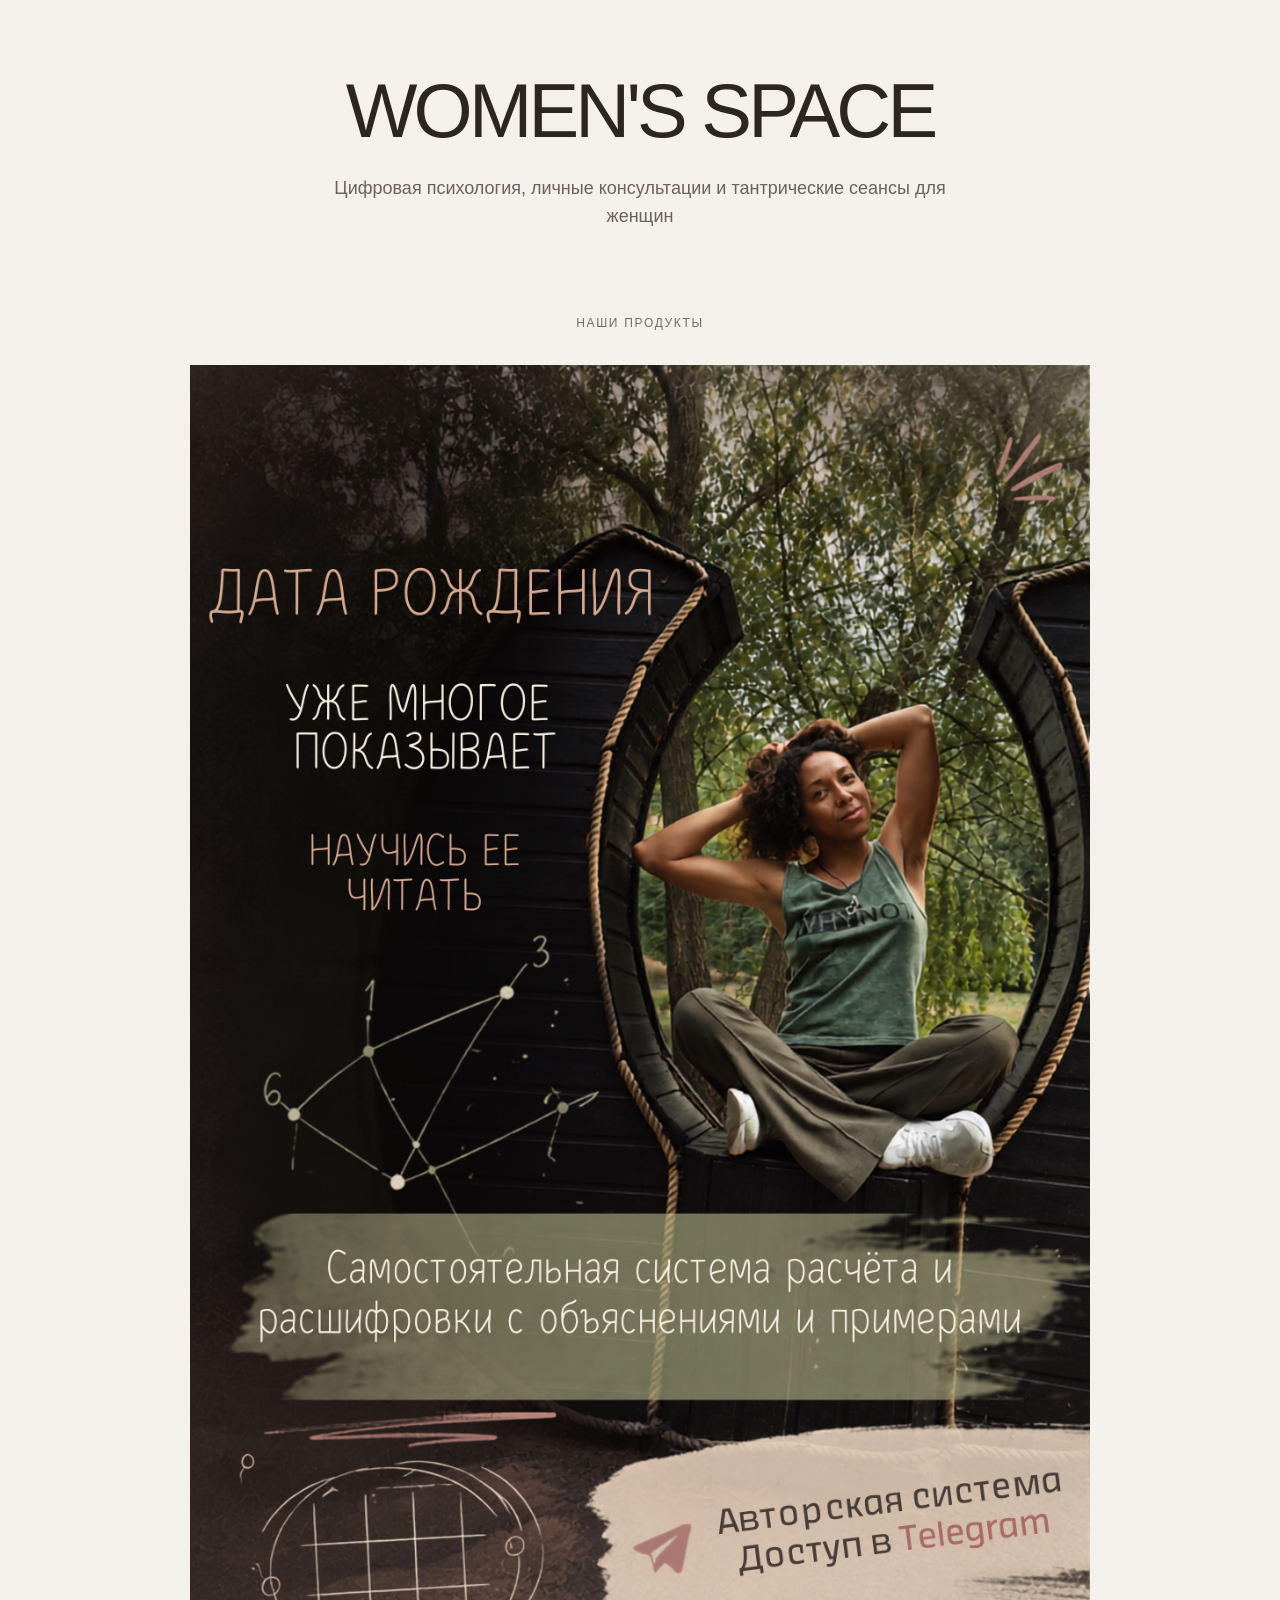
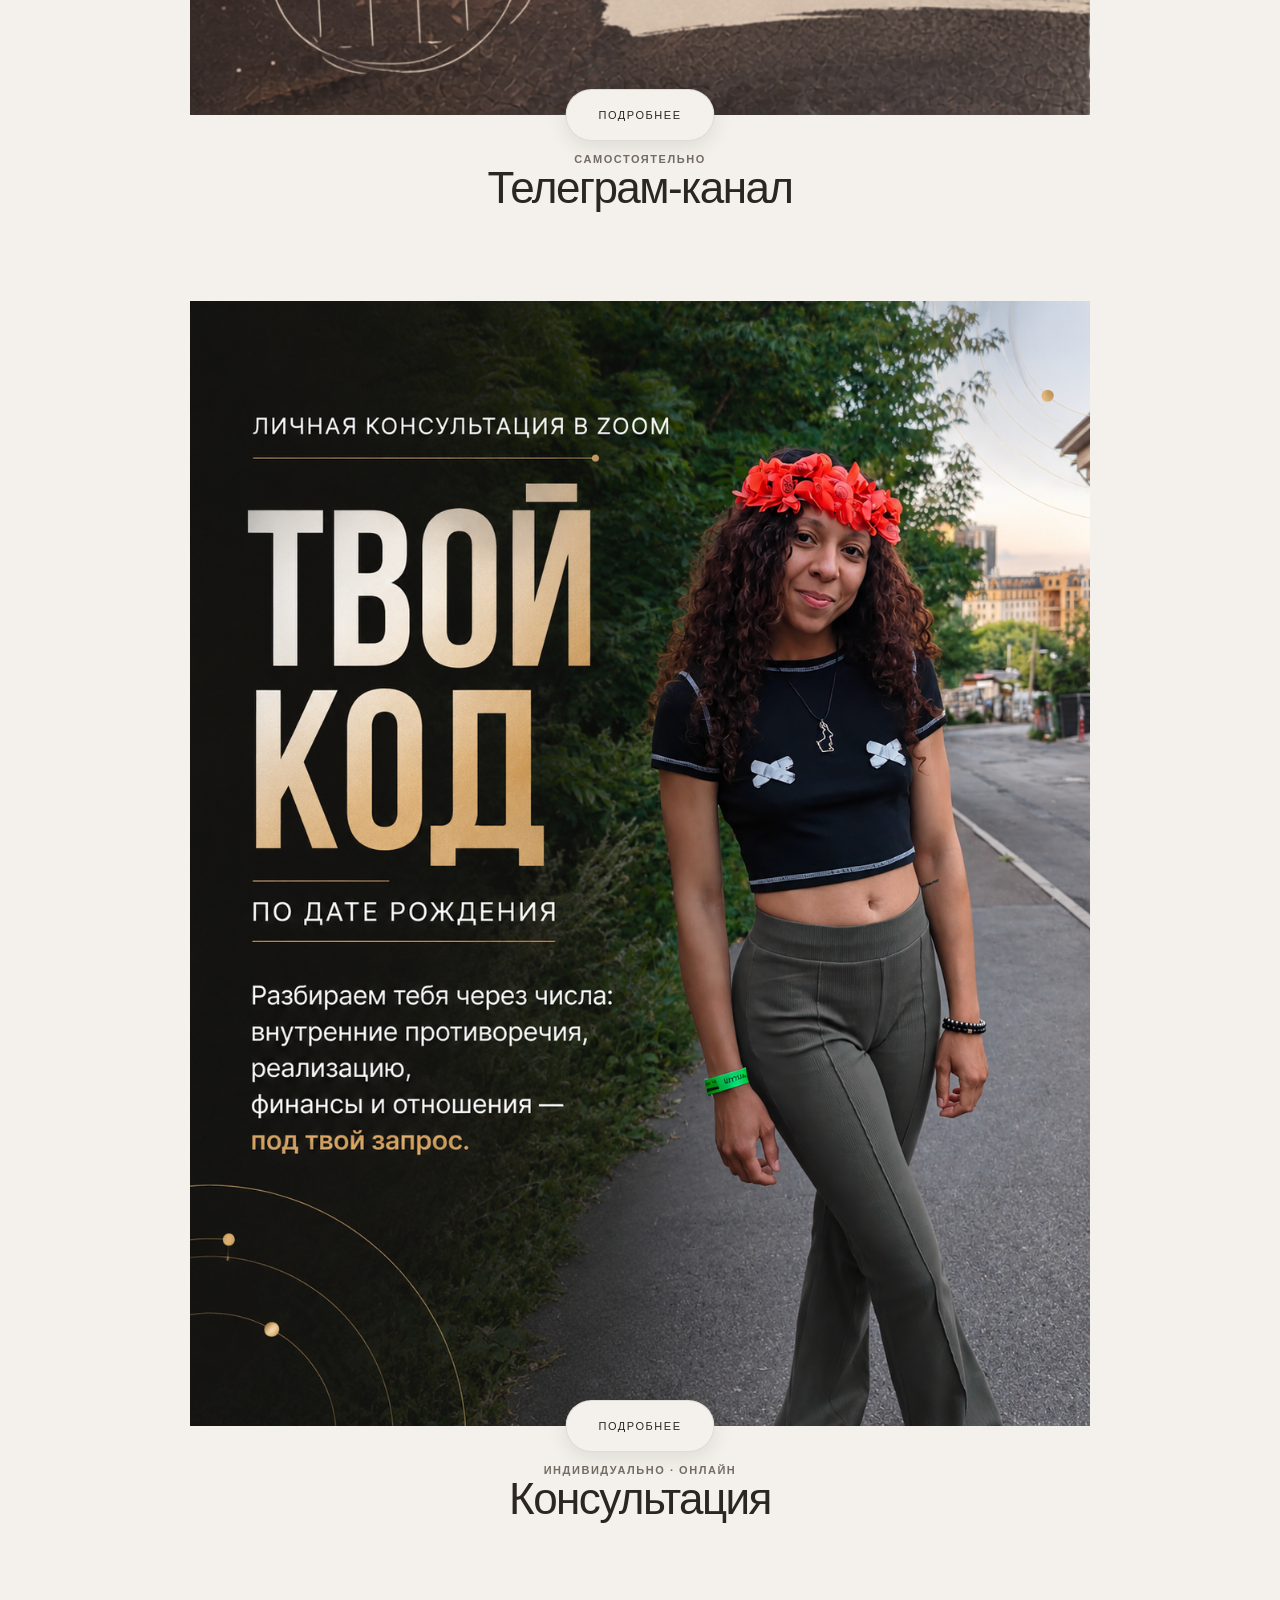
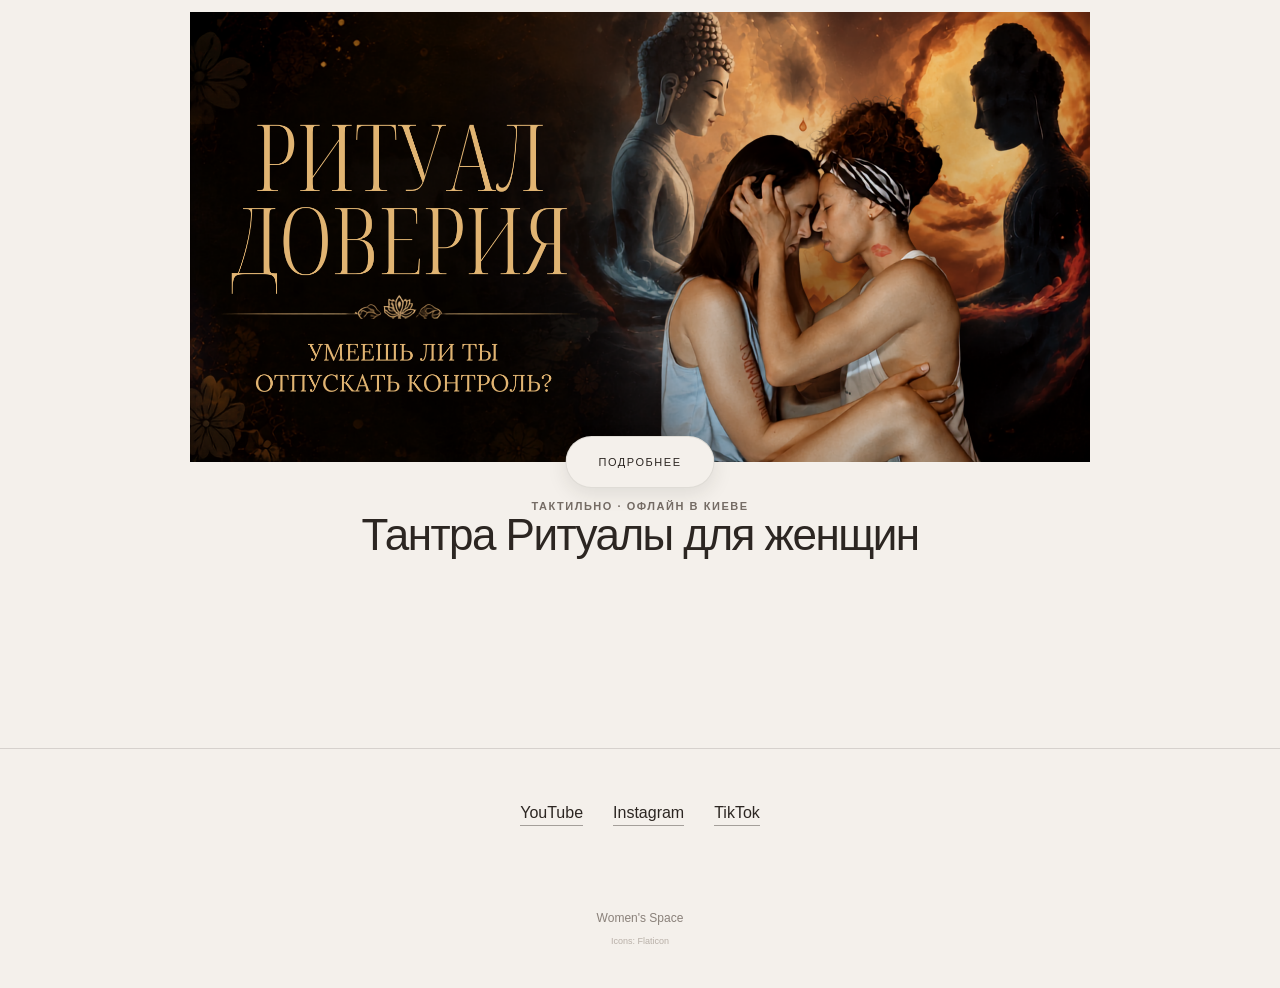
<file: index.html>
<!DOCTYPE html>
<html lang="ru">

<head>
	<meta charset="UTF-8">

	<meta name="viewport" content="width=device-width, initial-scale=1.0">

	<title>Women's Space</title>

	<meta name="description"
		content="Women's Space — цифровая психология, индивидуальные консультации и чувственные ритуалы для женщин.">

	<link rel="icon" type="image/png" href="images/favicon-ico.png">

	<link rel="stylesheet" href="style.css">

</head>

<body>

	<main class="site">

		<!-- ==============================
             INTRO
        =============================== -->

		<header class="intro">

			<div class="intro__inner">

				<h1 class="intro__label">
					WOMEN'S SPACE
				</h1>

				<p class="intro__text">
					Цифровая психология, личные консультации
					и тантрические сеансы для женщин
				</p>

			</div>

		</header>


		<!-- ==============================
             PRODUCTS
        =============================== -->

		<section class="products">

			<div class="products__inner">

				<p class="section-label">
					НАШИ ПРОДУКТЫ
				</p>


				<!-- DIGI PSYCHOLOGY -->

				<a href="pages/digi-psychology.html" class="product">

					<div class="product__image">

						<img src="images/tg-cover.png" alt="ТГ-канал">

						<span class="product__button">
							ПОДРОБНЕЕ
						</span>

					</div>

					<div class="product__content">

						<p class="product__type">
							САМОСТОЯТЕЛЬНО
						</p>

						<h2 class="product__title">
							Телеграм-канал
						</h2>



					</div>

				</a>


				<!-- CONSULTATION -->

				<a href="pages/consultation.html" class="product">

					<div class="product__image">

						<img src="images/consultation-cover.png" alt="Консультация">

						<span class="product__button">
							ПОДРОБНЕЕ
						</span>

					</div>

					<div class="product__content">

						<p class="product__type">
							ИНДИВИДУАЛЬНО · ОНЛАЙН
						</p>

						<h2 class="product__title">
							Консультация
						</h2>


					</div>

				</a>


				<!-- TANTRA RITUALS -->

				<a href="https://sensuali-ty.github.io/tantra-ritual/women.html" class="product" target="_blank" rel="noopener">

					<div class="product__image">

						<img src="images/tantra-cover.png" alt="Тантра-ритуалы для женщин">

						<span class="product__button">
							ПОДРОБНЕЕ
						</span>

					</div>

					<div class="product__content">
						<p class="product__type">
							ТАКТИЛЬНО · ОФЛАЙН В КИЕВЕ
						</p>
						<h2 class="product__title">
							Тантра Ритуалы для женщин
						</h2>



					</div>

				</a>

			</div>

		</section>


		<!-- ==============================
             SOCIAL
        =============================== -->

		<section class="social">

			<div class="social__inner">

				<div class="social__links">

					<a href="https://www.youtube.com/@women-s-space" target="_blank" rel="noopener">
						YouTube
					</a>

					<a href="https://www.instagram.com/tantraritualspace?igsh=MXU0OTg1MG1qZjZjbQ==" target="_blank"
						rel="noopener">
						Instagram
					</a>

					<a href="https://www.tiktok.com/@kto_ti_v_cifrah?_r=1&_t=ZS-98vmIP1elLI" target="_blank" rel="noopener">
						TikTok
					</a>

				</div>

			</div>

		</section>


		<!-- ==============================
             FOOTER
        =============================== -->

		<footer class="footer">

			<p>
				Women's Space
			</p>

			<a href="https://www.flaticon.com/ru/free-icons/" title="капуста иконки" target="_blank" rel="noopener"
				class="icon-credit">
				Icons: Flaticon
			</a>

		</footer>

	</main>

</body>

</html>
</file>
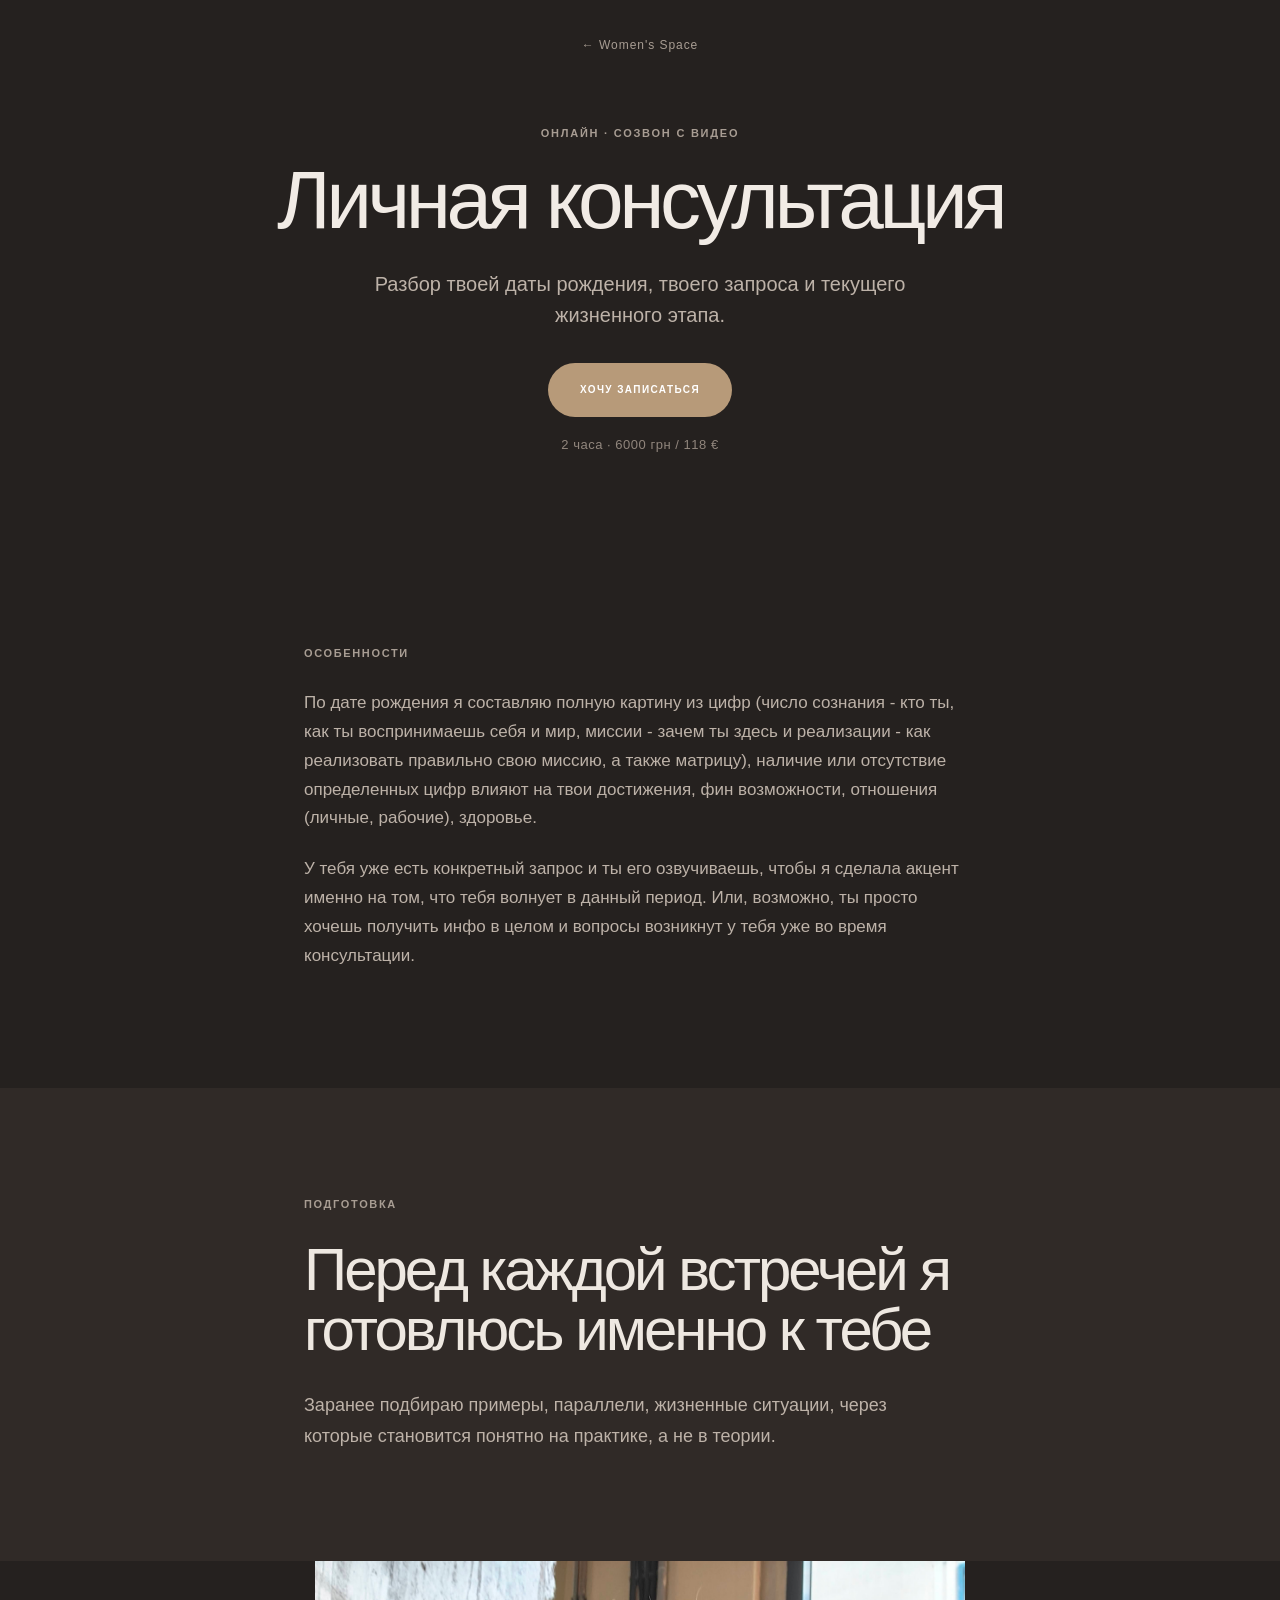
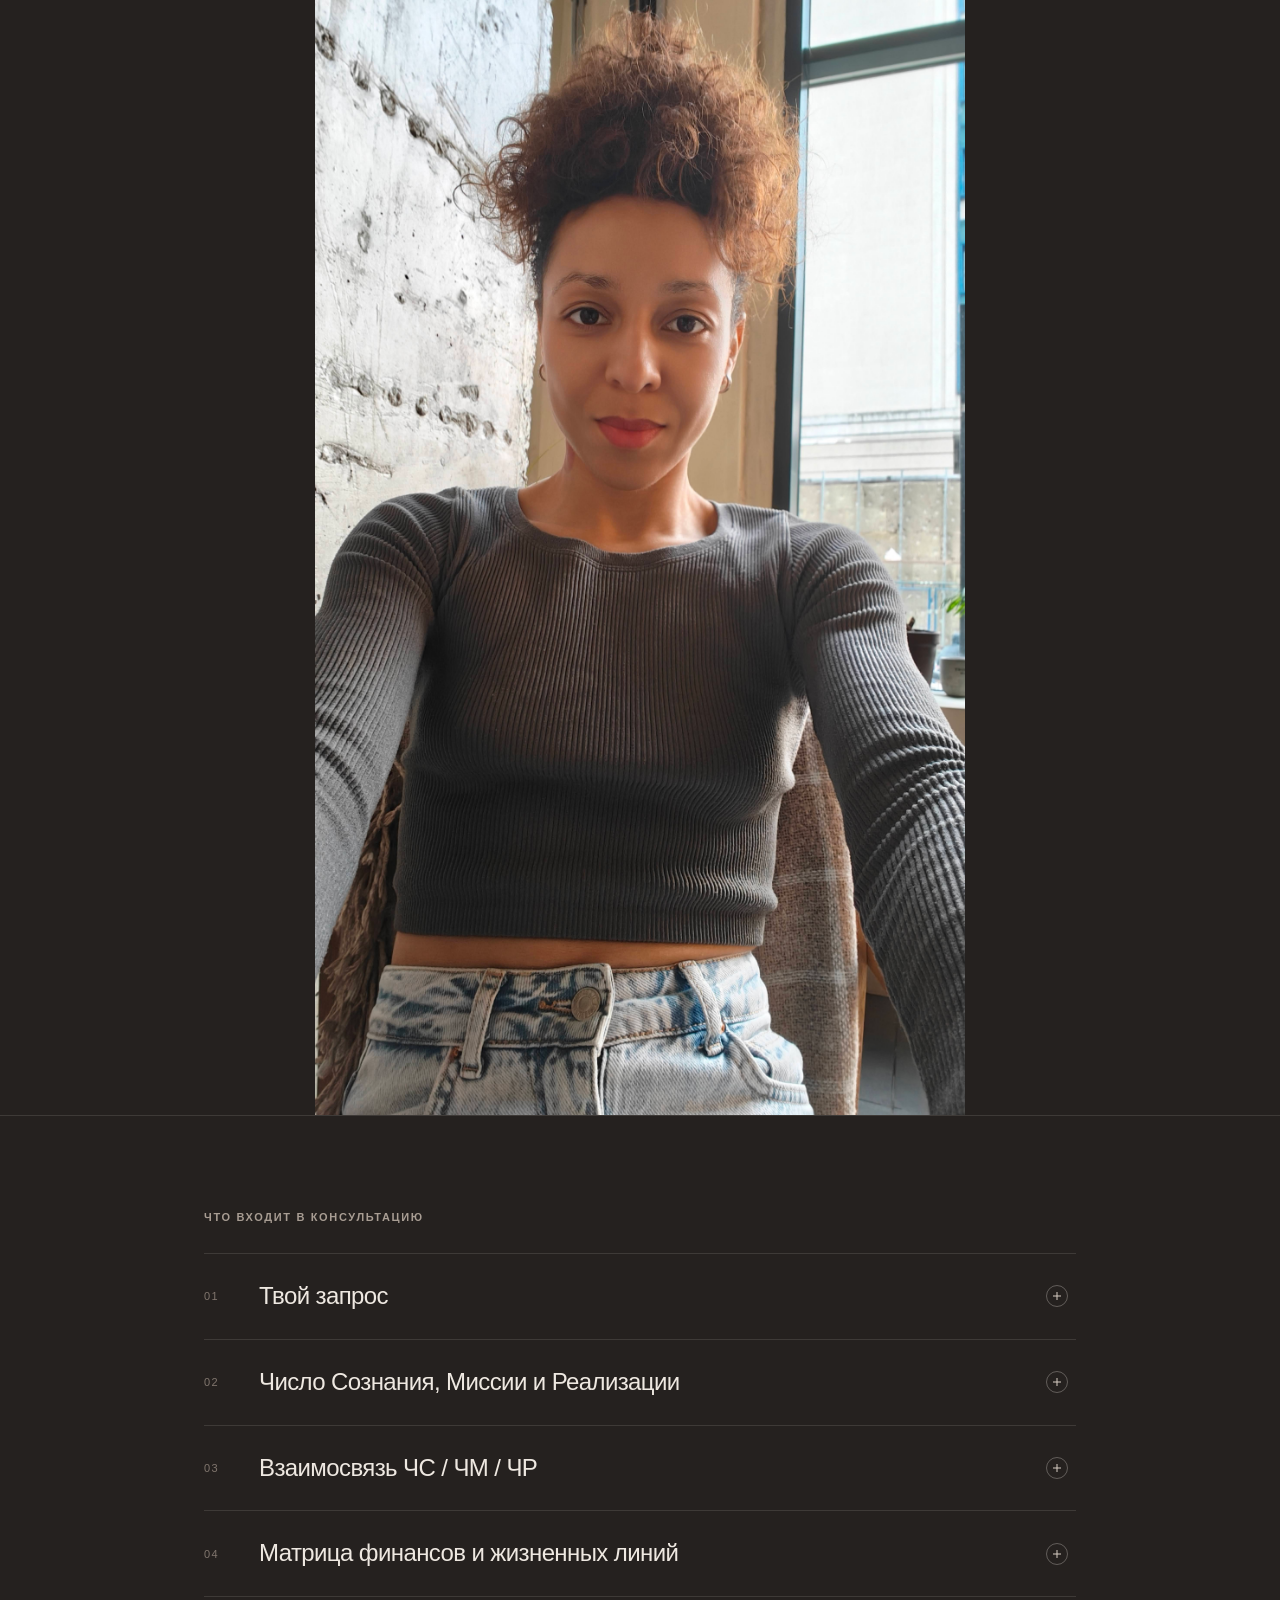
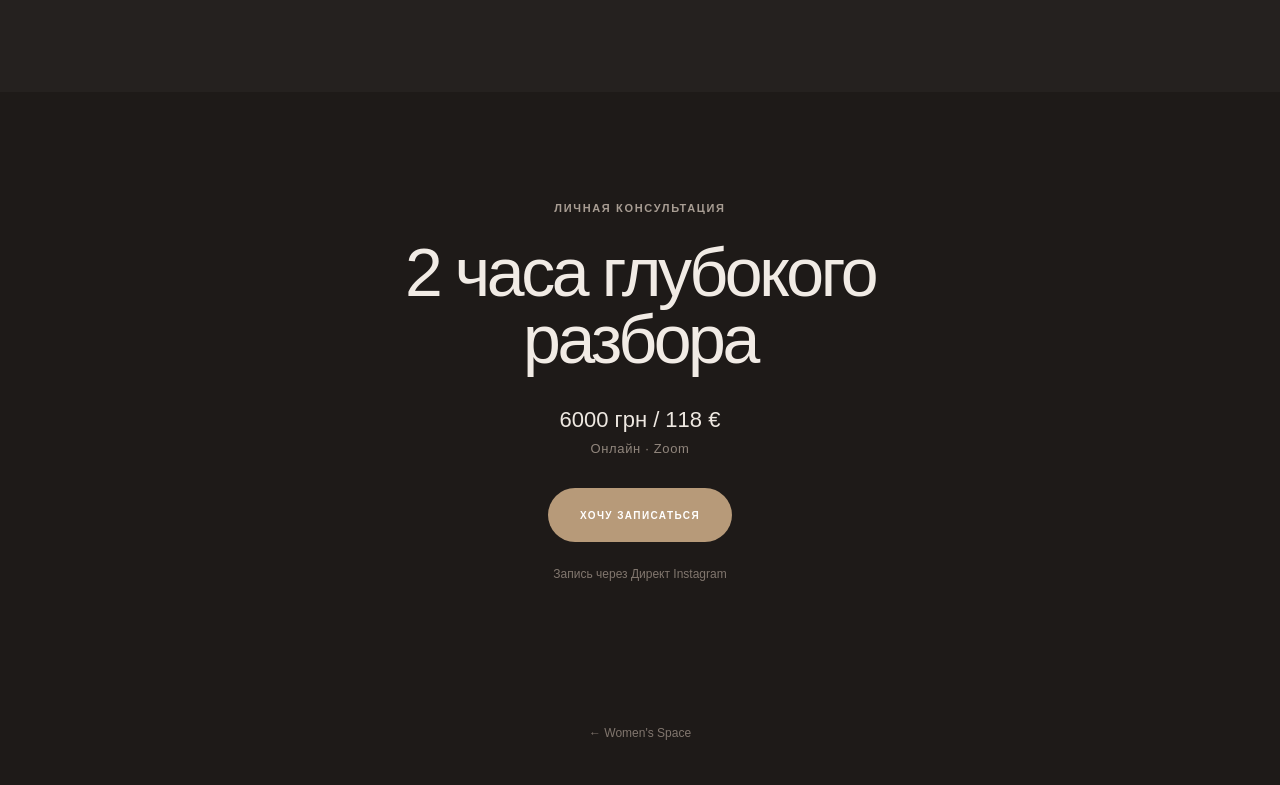
<file: pages/consultation.html>
<!DOCTYPE html>
<html lang="ru">

<head>

	<meta charset="UTF-8">

	<meta name="viewport" content="width=device-width, initial-scale=1.0">

	<title>Личная консультация — Women's Space</title>

	<meta name="description"
		content="Личная консультация по цифровой психологии — персональный разбор даты рождения, жизненного этапа и конкретного запроса.">

	<link rel="icon" type="image/png" href="../images/favicon-ico.png">
	<link rel="stylesheet" href="../style-consultation.css">

</head>


<body>

	<main class="consultation-page">


		<!-- =========================================
		     HERO
		========================================== -->

		<header class="consultation-hero">

			<div class="consultation-container">

				<a href="../index.html" class="back-link">
					← Women's Space
				</a>

				<p class="consultation-label">
					ОНЛАЙН · СОЗВОН С ВИДЕО
				</p>

				<h1 class="consultation-title">
					Личная консультация
				</h1>

				<p class="consultation-intro">
					Разбор твоей даты рождения,
					твоего запроса и текущего жизненного этапа.
				</p>

				<a href="https://www.instagram.com/tantraritualspace?igsh=MXU0OTg1MG1qZjZjbQ==" class="consultation-button"
					target="_blank" rel="noopener">
					ХОЧУ ЗАПИСАТЬСЯ
				</a>

				<p class="consultation-meta">
					2 часа · 6000 грн / 118 €
				</p>

			</div>

		</header>


		<!-- =========================================
		     YOUR REQUEST TO
		========================================== -->

		<section class="consultation-section">

			<div class="consultation-container consultation-narrow">

				<p class="section-label">
					ОСОБЕННОСТИ
				</p>

				<p class="section-text">
					По дате рождения я составляю полную картину из цифр (число сознания - кто ты, как ты воспринимаешь себя и мир,
					миссии - зачем ты здесь и реализации - как реализовать правильно свою миссию, а также матрицу), наличие или
					отсутствие определенных цифр влияют на твои достижения, фин возможности, отношения (личные, рабочие),
					здоровье.
				</p>

				<p class="section-text">
					У тебя уже есть конкретный запрос и ты его озвучиваешь, чтобы я сделала акцент именно на том, что тебя волнует
					в данный период. Или, возможно, ты просто хочешь получить инфо в целом и вопросы возникнут у тебя уже во время
					консультации.

				</p>

			</div>

		</section>


		<!-- =========================================
		     PREPARATION
		========================================== -->

		<section class="consultation-feature">

			<div class="consultation-container consultation-narrow">

				<p class="section-label">
					ПОДГОТОВКА
				</p>

				<h2 class="feature-title">
					Перед каждой встречей
					я готовлюсь именно к тебе
				</h2>

				<p class="feature-text">
					Заранее подбираю примеры, параллели,
					жизненные ситуации, через которые становится понятно на практике, а не в теории.
				</p>

			</div>

		</section>

		<!-- =========================================
		    PHOTO
		========================================== -->

		<div class="product__image">

			<img src="../images/consultation-selfie.jpg" alt="Консультация">

		</div>



		<!-- =========================================
		     WHAT IS INCLUDED
		========================================== -->

		<section class="consultation-section consultation-section--border">

			<div class="consultation-container">

				<p class="section-label">
					ЧТО ВХОДИТ В КОНСУЛЬТАЦИЮ
				</p>


				<div class="consultation-topics">


					<!-- 01 -->

					<details class="consultation-topic">

						<summary class="consultation-topic__summary">

							<span class="consultation-topic__number">
								01
							</span>

							<span class="consultation-topic__title">
								Твой запрос
							</span>

							<span class="consultation-topic__icon"></span>

						</summary>

						<div class="consultation-topic__content">

							<p>
								О себе, реализации, финансах,
								отношениях с партнёром или ребёнком
								и других вопросах, которые актуальны
								для тебя сейчас.
							</p>

						</div>

					</details>


					<!-- 02 -->

					<details class="consultation-topic">

						<summary class="consultation-topic__summary">

							<span class="consultation-topic__number">
								02
							</span>

							<span class="consultation-topic__title">
								Число Сознания, Миссии и Реализации
							</span>

							<span class="consultation-topic__icon"></span>

						</summary>

						<div class="consultation-topic__content">

							<p>
								Разбираем три ключевых показателя
								и то, как они проявляются в твоей системе.
							</p>

							<ul>

								<li>
									слабые зоны, где энергия уходит «в минус»
								</li>

								<li>
									задачи, которые важно пройти
								</li>

								<li>
									внутренний конфликт между ЧС и ЧМ
								</li>

								<li>
									что усиливать в поведении
								</li>

								<li>
									что убирать
								</li>

							</ul>

						</div>

					</details>


					<!-- 03 -->

					<details class="consultation-topic">

						<summary class="consultation-topic__summary">

							<span class="consultation-topic__number">
								03
							</span>

							<span class="consultation-topic__title">
								Взаимосвязь ЧС / ЧМ / ЧР
							</span>

							<span class="consultation-topic__icon"></span>

						</summary>

						<div class="consultation-topic__content">

							<p>
								Здесь мы смотрим не на отдельные
								числа, а на их взаимодействие внутри
								твоей системы.
							</p>

							<ul>

								<li>
									как твои числа влияют друг на друга
								</li>

								<li>
									конфликтные связки
								</li>

								<li>
									как сбалансировать систему,
									если одно число «забирает власть»
								</li>

							</ul>

						</div>

					</details>


					<!-- 04 -->

					<details class="consultation-topic">

						<summary class="consultation-topic__summary">

							<span class="consultation-topic__number">
								04
							</span>

							<span class="consultation-topic__title">
								Матрица финансов и жизненных линий
							</span>

							<span class="consultation-topic__icon"></span>

						</summary>

						<div class="consultation-topic__content">

							<p>
								Разбираем финансовый потенциал,
								то, что можно усилить, и основные
								жизненные линии матрицы.
							</p>

							<ul>

								<li>
									линия финансовых возможностей
								</li>

								<li>
									линия эмоциональности
								</li>

								<li>
									линия ума
								</li>

								<li>
									линия цели
								</li>

								<li>
									линия внутренней гармонии и равновесия
								</li>

								<li>
									линия духовности
								</li>

								<li>
									линия интуиции
								</li>

								<li>
									линия реализации
								</li>

							</ul>

						</div>

					</details>


				</div>

			</div>

		</section>

		<!-- =========================================
		     BOOKING
		========================================== -->

		<section class="consultation-booking" id="booking">

			<div class="consultation-container">

				<p class="section-label">
					ЛИЧНАЯ КОНСУЛЬТАЦИЯ
				</p>

				<h2 class="booking-title">
					2 часа глубокого
					разбора
				</h2>

				<p class="booking-price">
					6000 грн / 118 €
				</p>

				<p class="booking-format">
					Онлайн · Zoom
				</p>

				<a href="https://www.instagram.com/tantraritualspace?igsh=MXU0OTg1MG1qZjZjbQ=="
					class="consultation-button consultation-button--light" target="_blank" rel="noopener">
					ХОЧУ ЗАПИСАТЬСЯ

				</a>
				<p class="booking-payment">
					Запись через Директ Instagram
				</p>

			</div>

		</section>




		<!-- =========================================
		     FOOTER
		========================================== -->

		<footer class="consultation-footer">

			<a href="../index.html">
				← Women's Space
			</a>

		</footer>


	</main>

</body>

</html>
</file>
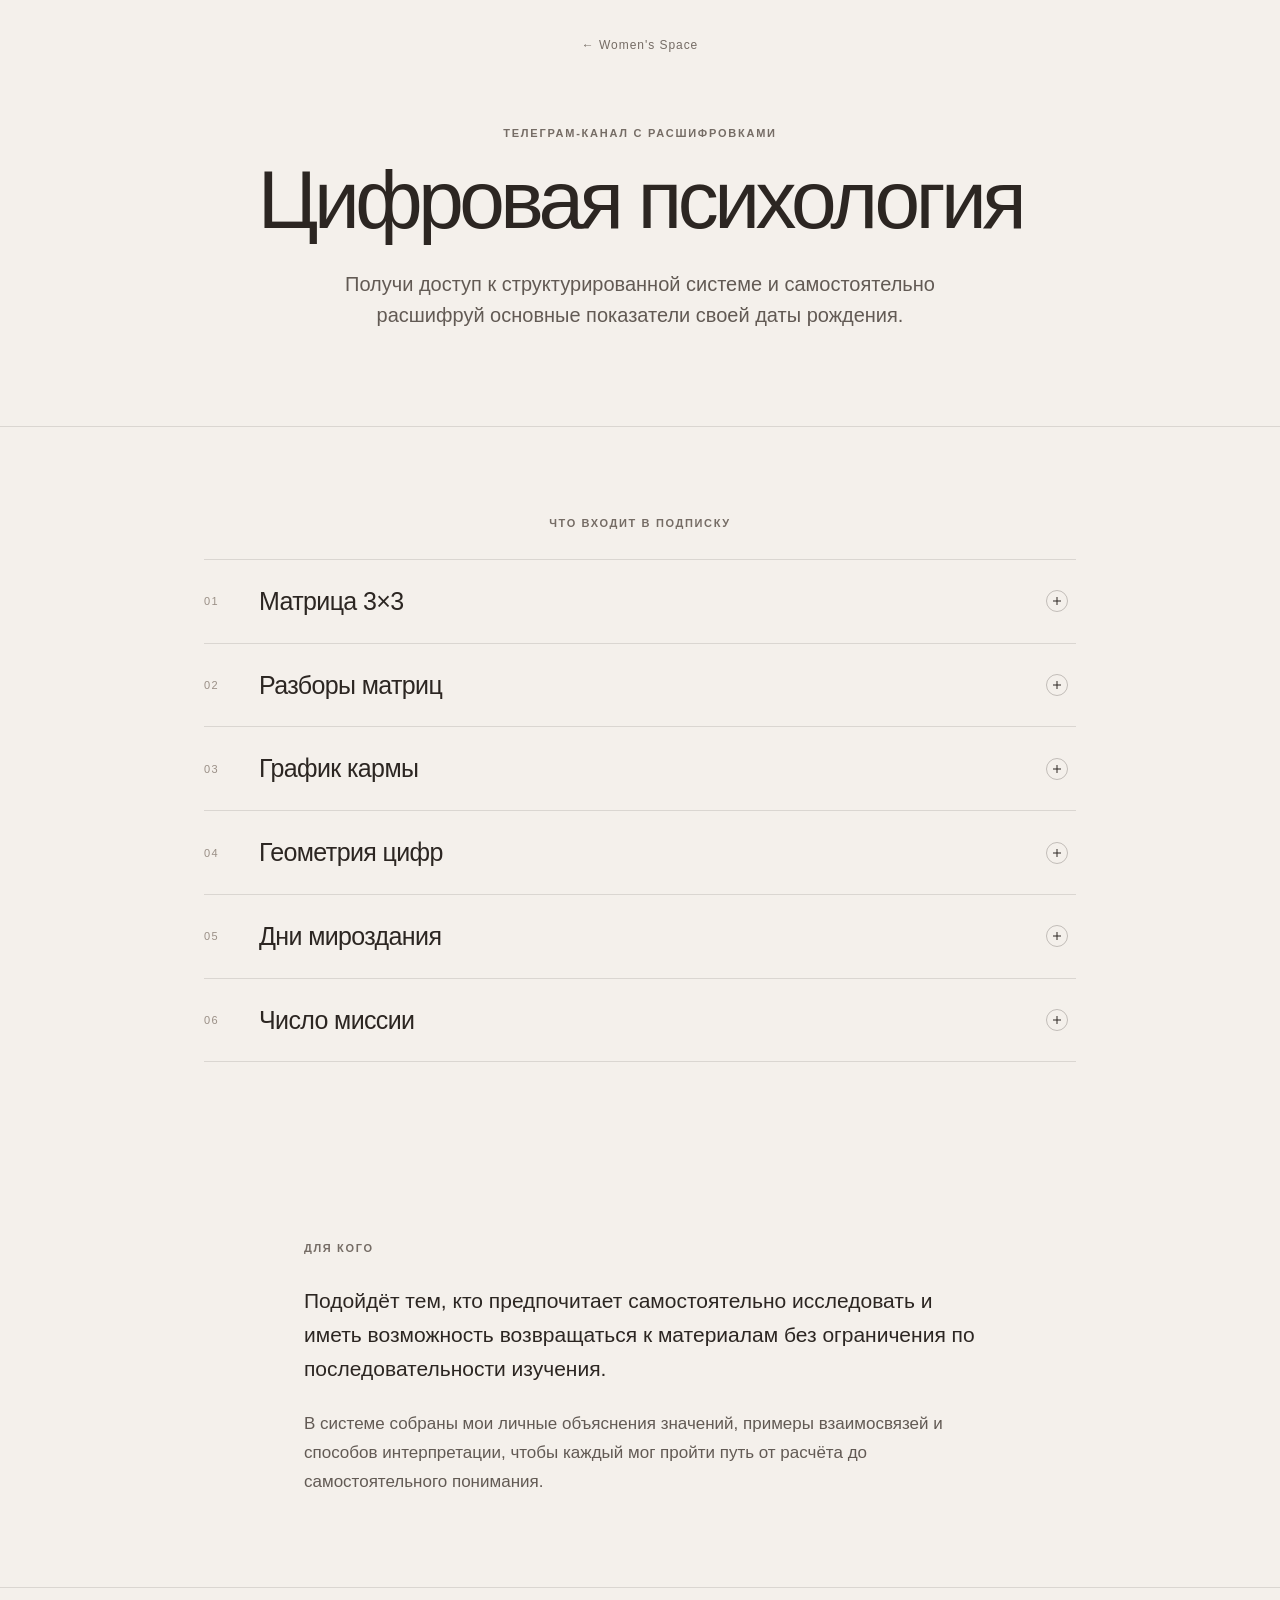
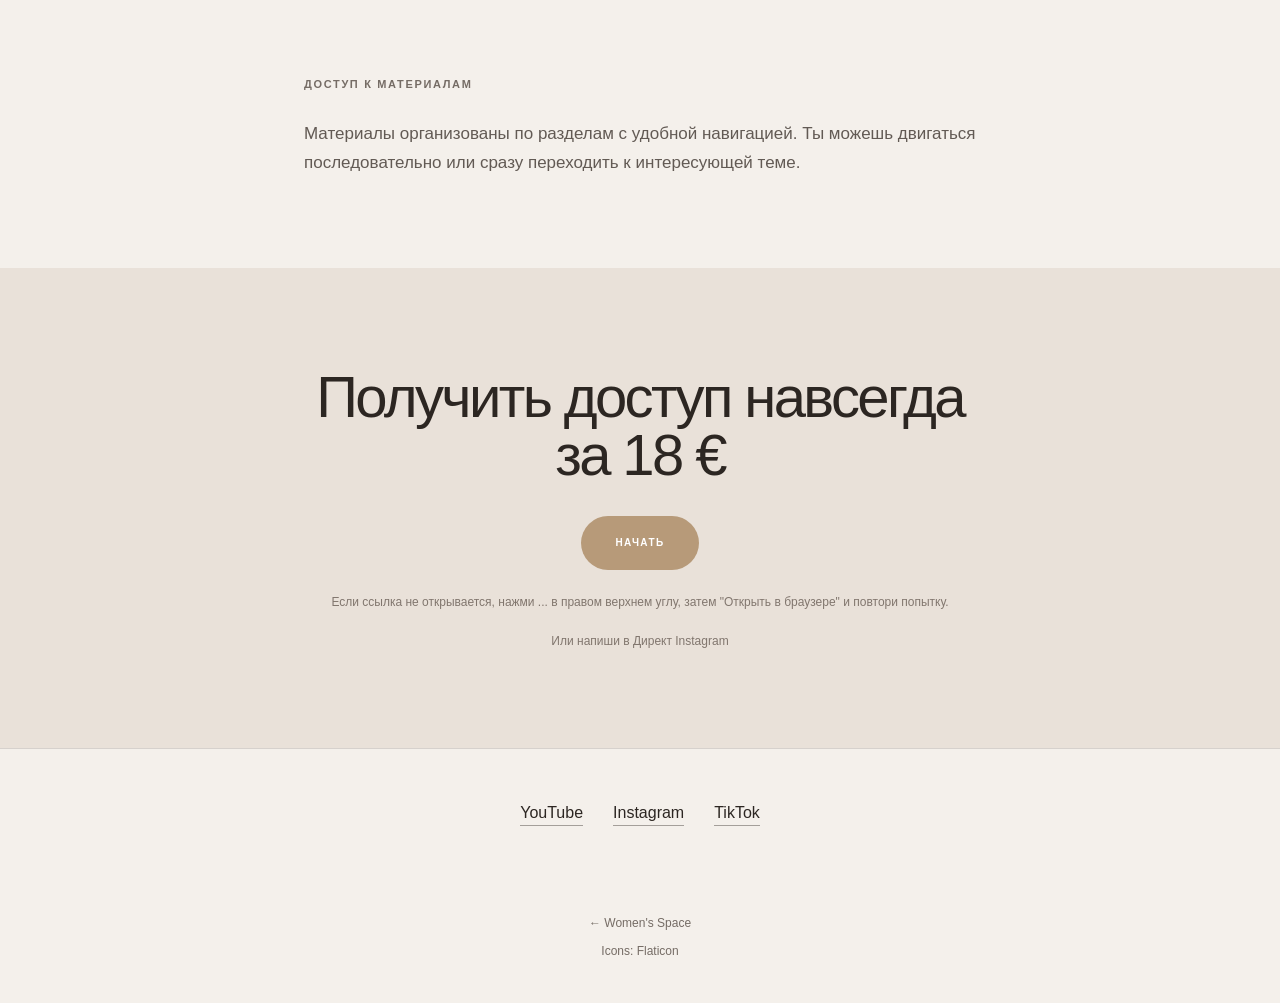
<file: pages/digi-psychology.html>
<!DOCTYPE html>
<html lang="ru">

<head>
	<meta charset="UTF-8">

	<meta name="viewport" content="width=device-width, initial-scale=1.0">

	<title>Цифровая психология — Women's Space</title>

	<meta name="description" content="Цифровая психология — самостоятельная расшифровка своей даты рождения.">

	<link rel="icon" type="image/png" href="../images/favicon-ico.png">
	<link rel="stylesheet" href="../style-digi.css">

</head>

<body>

	<main class="digi-page">

		<!--  =========================================
		     HERO
		========================================== -->

		<header class="digi-hero">

			<div class="digi-container">

				<a href="../index.html" class="back-link">
					← Women's Space
				</a>

				<p class="digi-label">
					ТЕЛЕГРАМ-КАНАЛ С РАСШИФРОВКАМИ
				</p>

				<h1 class="digi-title">
					Цифровая психология
				</h1>

				<p class="digi-intro">
					Получи доступ к структурированной системе и самостоятельно расшифруй основные показатели своей
					даты рождения. </p>

			</div>

		</header>

		<!-- =========================================
     WHAT IS INCLUDED
========================================== -->

		<section class="digi-section digi-section--border">

			<div class="digi-container">

				<p class="section-label">
					ЧТО ВХОДИТ В ПОДПИСКУ
				</p>

				<div class="topics">


					<!-- 01 -->

					<details class="topic">

						<summary class="topic__summary">

							<span class="topic__number">
								01
							</span>

							<span class="topic__title">
								Матрица 3×3
							</span>

							<span class="topic__icon"></span>

						</summary>

						<div class="topic__content">

							<p>
								Пошаговое изучение матрицы 3×3:
								как читать отдельные цифры, понимать
								наполненность матрицы, её линии (по вертикали, горизонтали и диагонали) и
								видеть взаимосвязи между ними.
							</p>

							<p>
								И основное - как нарабатывать отсутствующие цифры. Для чего их нарабатывать я рассказывала в своих видео
								на YouTube и в TikTok.
							</p>

						</div>

					</details>


					<!-- 02 -->

					<details class="topic">

						<summary class="topic__summary">

							<span class="topic__number">
								02
							</span>

							<span class="topic__title">
								Разборы матриц
							</span>

							<span class="topic__icon"></span>

						</summary>

						<div class="topic__content">

							<p>
								На примере нескольких матриц я показываю, как читать их показатели и разобраться в собственной матрице и
								в матрицах своего окружения.
							</p>

							<p>
								Недостаточно изучать только себя, мы все живем в социуме, у нас всех есть
								близкие, друзья, коллеги, и мы взаимодействуем с ними. Поэтому важно изучать и других, как они видят мир
								и как это отражается на нашей жизни.
							</p>

						</div>

					</details>

					<!-- 03 -->

					<details class="topic">

						<summary class="topic__summary">

							<span class="topic__number">
								03
							</span>

							<span class="topic__title">
								График кармы
							</span>

							<span class="topic__icon"></span>

						</summary>

						<div class="topic__content">

							<p>
								Разбор графика кармы и как его понять по периодам жизненного цикла человека в промежутке каждые 12 лет.
							</p>

						</div>

					</details>


					<!-- 04 -->

					<details class="topic">

						<summary class="topic__summary">

							<span class="topic__number">
								04
							</span>

							<span class="topic__title">
								Геометрия цифр
							</span>

							<span class="topic__icon"></span>

						</summary>

						<div class="topic__content">

							<p>
								Изучение внутренней геометрии каждой энергии от 1 до 9 как свой собственный внутренний каркас, который
								формирует восприятие и поведение.
							</p>

						</div>

					</details>


					<!-- 05 -->

					<details class="topic">

						<summary class="topic__summary">

							<span class="topic__number">
								05
							</span>

							<span class="topic__title">
								Дни мироздания
							</span>

							<span class="topic__icon"></span>

						</summary>

						<div class="topic__content">

							<p>
								Понедельник, вторник, среда, четверг, пятница, суббота, воскресенье - какой день из них ты?
							</p>

							<p>
								Но дней в неделе всего 7, а энергий 9. 8 и 9 день существуют? </p>

							<p>
								8 и 9 день существуют? </p>

						</div>

					</details>


					<!-- 06 -->

					<details class="topic">

						<summary class="topic__summary">

							<span class="topic__number">
								06
							</span>

							<span class="topic__title">
								Число миссии
							</span>

							<span class="topic__icon"></span>

						</summary>

						<div class="topic__content">

							<p>
								Это твое предназначение, то для чего ты пришел в этот мир.
							</p>
							<p>
								Основная задача числа миссии - понять свое
								направление развития и способ реализовать свой потециал. </p>

						</div>

					</details>

				</div>

			</div>

		</section>


		<!-- =========================================
		     FOR WHOM
		========================================== -->

		<section class="digi-section">

			<div class="digi-container digi-narrow">

				<p class="section-label">
					ДЛЯ КОГО
				</p>

				<p class="section-text section-text--large">
					Подойдёт тем, кто предпочитает самостоятельно исследовать и иметь возможность возвращаться
					к материалам без ограничения по последовательности
					изучения.
				</p>

				<p class="section-text">
					В системе собраны мои личные объяснения значений, примеры
					взаимосвязей и способов интерпретации, чтобы каждый
					мог пройти путь от расчёта до самостоятельного
					понимания.
				</p>

			</div>

		</section>


		<!-- =========================================
		     ACCESS
		========================================== -->

		<section class="digi-section digi-section--border">

			<div class="digi-container digi-narrow">

				<p class="section-label">
					ДОСТУП К МАТЕРИАЛАМ
				</p>

				<p class="section-text">
					Материалы организованы по разделам с удобной навигацией. Ты можешь двигаться
					последовательно или сразу переходить
					к интересующей теме.
				</p>

			</div>

		</section>


		<!-- =========================================
		     CTA
		========================================== -->

		<section class="digi-cta">

			<div class="digi-container">

				<h2>
					Получить доступ навсегда за 18 €</h2>

				<a href="https://t.me/tribute/app?startapp=sOEi" class="digi-button" target="_blank" rel="noopener">
					НАЧАТЬ
				</a>

				<p class="booking-payment">
					Если ссылка не открывается, нажми ... в правом верхнем углу, затем "Открыть в браузере" и повтори попытку.
				</p>
				<p class="booking-payment">
					Или напиши в Директ Instagram
				</p>


			</div>

		</section>

		<!-- ==============================
             SOCIAL
        =============================== -->

		<section class="social">

			<div class="social__inner">

				<div class="social__links">

					<a href="https://www.youtube.com/@women-s-space" target="_blank" rel="noopener">
						YouTube
					</a>

					<a href="https://www.instagram.com/tantraritualspace?igsh=MXU0OTg1MG1qZjZjbQ==" target="_blank"
						rel="noopener">
						Instagram
					</a>

					<a href="https://www.tiktok.com/@kto_ti_v_cifrah?_r=1&_t=ZS-98vmIP1elLI" target="_blank" rel="noopener">
						TikTok
					</a>

				</div>

			</div>

		</section>


		<!--  =========================================
		     FOOTER
		========================================== -->

		<footer class="digi-footer">

			<a href="../index.html">
				← Women's Space
			</a>
			<br><br>
			<a href="https://www.flaticon.com/ru/free-icons/" title="капуста иконки" target="_blank" rel="noopener"
				class="icon-credit">
				Icons: Flaticon
			</a>

		</footer>

	</main>

</body>

</html>
</file>
<file: style.css>
/* =========================================
   RESET
========================================= */

* {
  box-sizing: border-box;
  margin: 0;
  padding: 0;
}

html {
  scroll-behavior: smooth;
}

body {
  background: #f4f0eb;
  color: #2c2622;

  font-family: -apple-system, BlinkMacSystemFont, 'Segoe UI', sans-serif;

  -webkit-font-smoothing: antialiased;
}

a {
  color: inherit;
  text-decoration: none;
}

/* =========================================
   PAGE
========================================= */

.site {
  width: 100%;
  min-height: 100vh;
  overflow: hidden;
}

/* =========================================
   INTRO
========================================= */

.intro {
  padding: 75px 20px 85px;
}

.intro__inner {
  width: min(100%, 900px);
  margin: 0 auto;

  text-align: center;
}

.intro__label {
  margin-bottom: 28px;

  font-size: clamp(42px, 7vw, 76px);
  line-height: 0.95;
  font-weight: 400;
  letter-spacing: -0.05em;
}

.intro__text {
  max-width: 620px;
  margin: 0 auto;

  font-size: 18px;
  line-height: 1.55;

  color: #6b625b;
}

/* =========================================
   PRODUCTS
========================================= */

.products {
  padding: 0 20px 100px;
}

.products__inner {
  width: min(100%, 900px);
  margin: 0 auto;
}

.section-label {
  margin-bottom: 35px;

  text-align: center;

  font-size: 12px;
  font-weight: 500;
  letter-spacing: 0.14em;

  color: #756c65;
}

/* =========================================
   PRODUCT
========================================= */

.product {
  display: block;

  margin-bottom: 90px;
}

/* =========================================
   PRODUCT IMAGE
========================================= */

.product__image {
  position: relative;

  width: 100%;

  overflow: visible;

  background: #ddd6cf;
}

.product__image img {
  width: 100%;
  height: auto;

  display: block;

  object-fit: contain;

  transition: transform 0.7s cubic-bezier(0.2, 0.7, 0.2, 1);
}

.product:hover .product__image img {
  transform: scale(1.015);
}

/* =========================================
   PRODUCT BUTTON
========================================= */

.product__button {
  position: absolute;

  left: 50%;
  bottom: 0;

  transform: translate(-50%, 50%);

  display: inline-flex;
  align-items: center;
  justify-content: center;

  height: 52px;

  padding: 0 32px;

  border-radius: 999px;

  background: #f4f0eb;

  border: 1px solid rgba(44, 38, 34, 0.1);

  box-shadow: 0 6px 20px rgba(44, 38, 34, 0.1);

  color: #2c2622;

  font-size: 11px;
  font-weight: 500;
  letter-spacing: 0.14em;

  white-space: nowrap;

  transition:
    background 0.3s ease,
    color 0.3s ease,
    transform 0.3s ease,
    box-shadow 0.3s ease;
}

.product:hover .product__button {
  transform: translate(-50%, 50%) translateY(-2px);

  background: #b79a79;

  color: #ffffff;

  box-shadow: 0 8px 24px rgba(44, 38, 34, 0.16);
}
/* =========================================
   PRODUCT INFORMATION
========================================= */

.product__content {
  padding-top: 38px;

  text-align: center;
}

.product__title {
  margin-bottom: 10px;

  font-size: clamp(30px, 4vw, 44px);
  line-height: 1.05;
  font-weight: 400;
  letter-spacing: -0.035em;
}

.product__type {
  font-size: 11px;
  font-weight: 600;
  letter-spacing: 0.14em;

  color: #756c65;
}

/* =========================================
   SOCIAL
========================================= */

.social {
  padding: 55px 20px;

  border-top: 1px solid rgba(44, 38, 34, 0.15);
}

.social__inner {
  width: min(100%, 900px);
  margin: 0 auto;
}

.social .section-label {
  margin-bottom: 25px;
}

.social__links {
  display: flex;
  justify-content: center;
  align-items: center;
  flex-wrap: wrap;
  gap: 30px;
}

.social__links a {
  padding-bottom: 3px;

  font-size: 16px;

  border-bottom: 1px solid rgba(44, 38, 34, 0.4);

  transition: opacity 0.2s ease;
}

.social__links a:hover {
  opacity: 0.55;
}

/* =========================================
   FOOTER
========================================= */

.footer {
  padding: 30px 20px 40px;

  text-align: center;

  font-size: 12px;

  color: #8a817a;
}

/* =========================================
   MOBILE
========================================= */

@media (max-width: 600px) {
  .intro {
    padding: 55px 16px 65px;
  }

  .intro__label {
    font-size: clamp(40px, 12vw, 58px);
  }

  .intro__text {
    max-width: 340px;

    font-size: 17px;
  }

  .products {
    padding: 0 16px 70px;
  }

  .product {
    margin-bottom: 75px;
  }

  .product__title {
    font-size: 32px;
  }

  .product__button {
    min-width: 140px;
    height: 40px;

    font-size: 10px;
  }

  .product__content {
    padding-top: 36px;
  }

  .social {
    padding: 45px 16px;
  }

  .social__links {
    gap: 20px;
  }
}

.icon-credit {
  display: inline-block;

  margin-top: 10px;

  font-size: 9px;
  line-height: 1.4;

  color: #9a8f86;

  opacity: 0.65;

  transition: opacity 0.2s ease;
}

.icon-credit:hover {
  opacity: 1;
}
</file>
<file: style-consultation.css>
/* =========================================
   RESET
========================================= */

* {
  box-sizing: border-box;
  margin: 0;
  padding: 0;
}

html {
  scroll-behavior: smooth;
}

body {
  background: #25211f;
  color: #eee8e1;

  font-family: -apple-system, BlinkMacSystemFont, 'Segoe UI', sans-serif;

  -webkit-font-smoothing: antialiased;
}

a {
  color: inherit;
  text-decoration: none;
}

/* =========================================
   PAGE
========================================= */

.consultation-page {
  width: 100%;
  min-height: 100vh;
  overflow: hidden;

  background: #25211f;
}

/* =========================================
   CONTAINERS
========================================= */

.consultation-container {
  width: min(100%, 920px);
  margin: 0 auto;

  padding-left: 24px;
  padding-right: 24px;
}

.consultation-narrow {
  width: min(100%, 720px);
}

/* =========================================
   HERO
========================================= */

.consultation-hero {
  padding: 35px 0 100px;

  text-align: center;

  background: #25211f;
}

.back-link {
  display: inline-block;

  margin-bottom: 75px;

  font-size: 12px;
  letter-spacing: 0.08em;

  color: #a89d93;

  transition: opacity 0.25s ease;
}

.back-link:hover {
  opacity: 0.5;
}

.consultation-label {
  margin-bottom: 22px;

  font-size: 11px;
  font-weight: 600;
  letter-spacing: 0.16em;

  color: #a89d93;
}

.consultation-title {
  max-width: 850px;
  margin: 0 auto;

  font-size: clamp(48px, 7vw, 82px);
  line-height: 0.95;

  font-weight: 400;

  letter-spacing: -0.055em;

  color: #f1ebe5;
}

.consultation-intro {
  max-width: 600px;

  margin: 30px auto 0;

  font-size: 20px;
  line-height: 1.55;

  color: #bdb2a8;
}

.consultation-meta {
  margin-top: 20px;

  font-size: 13px;
  letter-spacing: 0.04em;

  color: #91867d;
}

/* =========================================
   BUTTON
========================================= */

.consultation-button {
  display: inline-flex;

  align-items: center;
  justify-content: center;

  min-height: 54px;

  margin-top: 32px;

  padding: 0 32px;

  border-radius: 999px;

  background: #b79a79;

  color: #fff;

  font-size: 10px;
  font-weight: 600;

  letter-spacing: 0.14em;

  transition:
    background 0.3s ease,
    transform 0.3s ease,
    box-shadow 0.3s ease;
}

.consultation-button:hover {
  background: #d0b28e;

  color: #25211f;

  transform: translateY(-2px);

  box-shadow: 0 10px 28px rgba(0, 0, 0, 0.28);
}

/* =========================================
   SECTIONS
========================================= */

.consultation-section {
  padding: 95px 0;

  background: #25211f;
}

.consultation-section--border {
  border-top: 1px solid rgba(238, 232, 225, 0.12);
}

.section-label {
  margin-bottom: 30px;

  font-size: 11px;
  font-weight: 600;

  letter-spacing: 0.15em;

  color: #a89d93;
}

.section-title {
  max-width: 650px;

  margin-bottom: 30px;

  font-size: clamp(34px, 5vw, 52px);

  line-height: 1.05;

  font-weight: 400;

  letter-spacing: -0.045em;

  color: #eee8e1;
}

.section-text {
  max-width: 680px;

  margin-bottom: 22px;

  font-size: 17px;

  line-height: 1.7;

  color: #bdb2a8;
}

.section-text--bottom {
  margin-top: 35px;
  margin-bottom: 0;
}

/* =========================================
   NUMBERS
========================================= */

.numbers-grid {
  display: grid;

  grid-template-columns: repeat(2, 1fr);

  margin-top: 55px;

  border-top: 1px solid rgba(238, 232, 225, 0.12);
}

.number-item {
  padding: 28px 30px 30px 0;

  border-bottom: 1px solid rgba(238, 232, 225, 0.12);
}

.number-item:nth-child(odd) {
  border-right: 1px solid rgba(238, 232, 225, 0.12);
}

.number-item:nth-child(even) {
  padding-left: 30px;
}

.number-item__number {
  display: block;

  margin-bottom: 28px;

  font-size: 11px;

  letter-spacing: 0.12em;

  color: #81766e;
}

.number-item h3 {
  margin-bottom: 10px;

  font-size: 25px;

  font-weight: 400;

  letter-spacing: -0.025em;

  color: #eee8e1;
}

.number-item p {
  font-size: 15px;

  line-height: 1.6;

  color: #9f948b;
}

/* =========================================
   REQUEST
========================================= */

.request-tags {
  display: flex;

  flex-wrap: wrap;

  gap: 8px;

  margin-top: 40px;
}

.request-tags span {
  padding: 10px 15px;

  border: 1px solid rgba(238, 232, 225, 0.16);

  border-radius: 999px;

  font-size: 11px;

  letter-spacing: 0.04em;

  color: #bdb2a8;

  background: rgba(255, 255, 255, 0.025);
}

/* =========================================
   FEATURE
========================================= */

.consultation-feature {
  padding: 110px 0;

  background: #302a27;
}

.feature-title {
  max-width: 650px;

  margin-bottom: 30px;

  font-size: clamp(38px, 5.5vw, 60px);

  line-height: 1;

  font-weight: 400;

  letter-spacing: -0.05em;

  color: #eee8e1;
}

.feature-text {
  max-width: 650px;

  font-size: 18px;

  line-height: 1.7;

  color: #bdb2a8;
}

/* =========================================
   ACCORDION
========================================= */

.consultation-topics {
  border-top: 1px solid rgba(238, 232, 225, 0.12);
}

.consultation-topic {
  border-bottom: 1px solid rgba(238, 232, 225, 0.12);
}

.consultation-topic__summary {
  display: grid;

  grid-template-columns: 55px 1fr 30px;

  align-items: center;

  padding: 28px 0;

  cursor: pointer;

  list-style: none;
}

.consultation-topic__summary::-webkit-details-marker {
  display: none;
}

.consultation-topic__number {
  font-size: 11px;

  letter-spacing: 0.12em;

  color: #81766e;
}

.consultation-topic__title {
  padding-right: 20px;

  font-size: 24px;

  line-height: 1.2;

  font-weight: 400;

  letter-spacing: -0.025em;

  color: #eee8e1;
}

.consultation-topic__icon {
  position: relative;

  width: 22px;
  height: 22px;

  border: 1px solid rgba(238, 232, 225, 0.3);

  border-radius: 50%;
}

.consultation-topic__icon::before,
.consultation-topic__icon::after {
  content: '';

  position: absolute;

  top: 50%;
  left: 50%;

  width: 8px;
  height: 1px;

  background: #d7cdc4;

  transform: translate(-50%, -50%);
}

.consultation-topic__icon::after {
  transform: translate(-50%, -50%) rotate(90deg);

  transition: transform 0.3s ease;
}

.consultation-topic[open] .consultation-topic__icon::after {
  transform: translate(-50%, -50%) rotate(0deg);
}

.consultation-topic__content {
  max-width: 680px;

  padding: 0 55px 30px;

  font-size: 16px;

  line-height: 1.7;

  color: #bdb2a8;
}

.consultation-topic__content p {
  margin-bottom: 18px;
}

.consultation-topic__content ul {
  padding-left: 18px;
}

.consultation-topic__content li {
  margin-bottom: 8px;
}

/* =========================================
   RESULT
========================================= */

.consultation-result {
  padding: 110px 0;

  background: #302a27;
}

.result-title {
  max-width: 700px;

  margin-bottom: 65px;

  font-size: clamp(38px, 5.5vw, 60px);

  line-height: 1;

  font-weight: 400;

  letter-spacing: -0.05em;

  color: #eee8e1;
}

.result-grid {
  display: grid;

  grid-template-columns: repeat(3, 1fr);

  border-top: 1px solid rgba(238, 232, 225, 0.12);
}

.result-item {
  padding: 28px 25px 0 0;
}

.result-item + .result-item {
  padding-left: 25px;

  border-left: 1px solid rgba(238, 232, 225, 0.12);
}

.result-item span {
  display: block;

  margin-bottom: 35px;

  font-size: 11px;

  letter-spacing: 0.12em;

  color: #81766e;
}

.result-item h3 {
  margin-bottom: 10px;

  font-size: 19px;

  font-weight: 500;

  letter-spacing: 0.04em;

  color: #eee8e1;
}

.result-item p {
  font-size: 15px;

  line-height: 1.6;

  color: #9f948b;
}

/* =========================================
   BOOKING
========================================= */

.consultation-booking {
  padding: 110px 0;

  text-align: center;

  background: #1e1a18;
}

.consultation-booking .section-label {
  margin-bottom: 25px;
}

.booking-title {
  max-width: 700px;

  margin: 0 auto;

  font-size: clamp(40px, 6vw, 68px);

  line-height: 0.98;

  font-weight: 400;

  letter-spacing: -0.05em;

  color: #f1ebe5;
}

.booking-price {
  margin-top: 35px;

  font-size: 22px;

  color: #eee8e1;
}

.booking-format {
  margin-top: 8px;

  font-size: 13px;

  letter-spacing: 0.05em;

  color: #91867d;
}

.consultation-button--light {
  background: #b79a79;
}

.booking-payment {
  margin-top: 25px;

  font-size: 12px;

  color: #81766e;
}

/* =========================================
   FOOTER
========================================= */

.consultation-footer {
  padding: 35px 20px 45px;

  text-align: center;

  font-size: 12px;

  color: #81766e;

  background: #1e1a18;
}

.consultation-footer a {
  transition: opacity 0.25s ease;
}

.consultation-footer a:hover {
  opacity: 0.5;
}

/* =========================================
   MOBILE
========================================= */

@media (max-width: 600px) {
  .consultation-container {
    padding-left: 16px;
    padding-right: 16px;
  }

  .consultation-hero {
    padding-top: 25px;
    padding-bottom: 75px;
  }

  .back-link {
    margin-bottom: 60px;
  }

  .consultation-title {
    font-size: clamp(44px, 13vw, 62px);
  }

  .consultation-intro {
    font-size: 18px;
  }

  .consultation-section {
    padding: 70px 0;
  }

  .section-title {
    font-size: 36px;
  }

  .section-text {
    font-size: 16px;
  }

  .numbers-grid {
    grid-template-columns: 1fr;

    margin-top: 40px;
  }

  .number-item,
  .number-item:nth-child(even),
  .number-item:nth-child(odd) {
    padding: 25px 0;

    border-right: none;
  }

  .number-item__number {
    margin-bottom: 20px;
  }

  .number-item h3 {
    font-size: 23px;
  }

  .request-tags {
    margin-top: 30px;
  }

  .consultation-feature {
    padding: 75px 0;
  }

  .feature-title {
    font-size: 40px;
  }

  .feature-text {
    font-size: 16px;
  }

  .consultation-topic__summary {
    grid-template-columns: 40px 1fr 26px;

    padding: 23px 0;
  }

  .consultation-topic__title {
    font-size: 20px;
  }

  .consultation-topic__content {
    padding: 0 40px 25px;

    font-size: 15px;
  }

  .consultation-result {
    padding: 75px 0;
  }

  .result-title {
    font-size: 40px;

    margin-bottom: 45px;
  }

  .result-grid {
    grid-template-columns: 1fr;
  }

  .result-item,
  .result-item + .result-item {
    padding: 25px 0;

    border-left: none;

    border-bottom: 1px solid rgba(238, 232, 225, 0.12);
  }

  .result-item:last-child {
    border-bottom: none;
  }

  .result-item span {
    margin-bottom: 20px;
  }

  .consultation-booking {
    padding: 80px 0;
  }

  .booking-title {
    font-size: 42px;
  }

  .consultation-button {
    width: 100%;
    max-width: 330px;
  }
}

.product__image {
  position: relative;

  width: 100%;
  max-width: 650px;

  margin: 0 auto;

  overflow: visible;

  background: #ddd6cf;
}

.product__image img {
  display: block;

  width: 100%;
  height: auto;

  object-fit: contain;

  transition: transform 0.7s cubic-bezier(0.2, 0.7, 0.2, 1);
}

.product:hover .product__image img {
  transform: scale(1.015);
}

@media (max-width: 700px) {
  .product__image {
    max-width: 100%;
  }
}
</file>
<file: style-digi.css>
/* =========================================
   RESET
========================================= */

* {
  box-sizing: border-box;
  margin: 0;
  padding: 0;
}

html {
  scroll-behavior: smooth;
}

body {
  background: #f4f0eb;
  color: #2c2622;

  font-family: -apple-system, BlinkMacSystemFont, 'Segoe UI', sans-serif;

  -webkit-font-smoothing: antialiased;
}

a {
  color: inherit;
  text-decoration: none;
}

/* =========================================
   PAGE
========================================= */

.digi-page {
  width: 100%;
  min-height: 100vh;
  overflow: hidden;
}

/* =========================================
   CONTAINERS
========================================= */

.digi-container {
  width: min(100%, 920px);
  margin: 0 auto;
  padding-left: 24px;
  padding-right: 24px;
}

.digi-narrow {
  width: min(100%, 720px);
}

/* =========================================
   HERO
========================================= */

.digi-hero {
  padding: 35px 0 95px;

  text-align: center;
}

.back-link {
  display: inline-block;

  margin-bottom: 75px;

  font-size: 12px;
  letter-spacing: 0.08em;

  color: #756c65;

  transition: opacity 0.25s ease;
}

.back-link:hover {
  opacity: 0.5;
}

.digi-label {
  margin-bottom: 22px;

  font-size: 11px;
  font-weight: 600;
  letter-spacing: 0.16em;

  color: #756c65;
}

.digi-title {
  max-width: 800px;
  margin: 0 auto;

  font-size: clamp(48px, 7vw, 82px);
  line-height: 0.95;
  font-weight: 400;
  letter-spacing: -0.055em;
}

.digi-intro {
  max-width: 650px;
  margin: 30px auto 0;

  font-size: 20px;
  line-height: 1.55;

  color: #625a54;
}

/* =========================================
   SECTIONS
========================================= */

.digi-section {
  padding: 90px 0;
}

.digi-section--border {
  border-top: 1px solid rgba(44, 38, 34, 0.13);
}

.section-label {
  margin-bottom: 30px;

  text-align: center;

  font-size: 11px;
  font-weight: 600;
  letter-spacing: 0.15em;

  color: #756c65;
}

.section-text {
  margin-bottom: 25px;

  font-size: 17px;
  line-height: 1.7;

  color: #625a54;
}

.section-text:last-child {
  margin-bottom: 0;
}

.section-text--large {
  font-size: 21px;
  line-height: 1.6;

  color: #2c2622;
}

/* =========================================
   TOPICS / ACCORDION
========================================= */

.topics {
  width: 100%;

  border-top: 1px solid rgba(44, 38, 34, 0.13);
}

.topic {
  border-bottom: 1px solid rgba(44, 38, 34, 0.13);
}

/* Кликабельная строка */

.topic__summary {
  display: grid;
  grid-template-columns: 55px 1fr 30px;
  align-items: center;

  width: 100%;

  padding: 27px 0;

  cursor: pointer;

  list-style: none;
}

.topic__summary::-webkit-details-marker {
  display: none;
}

.topic__number {
  font-size: 11px;
  letter-spacing: 0.12em;

  color: #9a8f86;
}

.topic__title {
  font-size: 25px;
  line-height: 1.15;
  font-weight: 400;
  letter-spacing: -0.025em;
}

/* Плюс */

.topic__icon {
  position: relative;

  width: 22px;
  height: 22px;

  border: 1px solid rgba(44, 38, 34, 0.25);
  border-radius: 50%;
}

.topic__icon::before,
.topic__icon::after {
  content: '';

  position: absolute;

  top: 50%;
  left: 50%;

  width: 8px;
  height: 1px;

  background: #2c2622;

  transform: translate(-50%, -50%);

  transition: transform 0.3s ease;
}

.topic__icon::after {
  transform: translate(-50%, -50%) rotate(90deg);
}

/* Раскрытый пункт */

.topic[open] .topic__icon::after {
  transform: translate(-50%, -50%) rotate(0deg);
}

.topic__content {
  max-width: 680px;

  padding: 0 55px 30px;

  font-size: 16px;
  line-height: 1.7;

  color: #625a54;
}

.topic__content p {
  margin-bottom: 16px;
}

.topic__content p:last-child {
  margin-bottom: 0;
}

/* =========================================
   MATRIX SECTION
========================================= */

.digi-narrow .section-label {
  text-align: left;
}

.digi-narrow .section-text {
  text-align: left;
}

/* =========================================
   CTA
========================================= */

.digi-cta {
  padding: 100px 0;

  background: #e9e1d9;

  text-align: center;
}

.digi-cta h2 {
  max-width: 650px;
  margin: 0 auto;

  font-size: clamp(36px, 5vw, 58px);
  line-height: 1;
  font-weight: 400;
  letter-spacing: -0.045em;
}

.digi-button {
  display: inline-flex;
  align-items: center;
  justify-content: center;

  height: 54px;

  margin-top: 32px;
  padding: 0 34px;

  border-radius: 999px;

  background: #b79a79;
  color: white;

  font-size: 10px;
  font-weight: 600;
  letter-spacing: 0.14em;

  transition:
    background 0.3s ease,
    transform 0.3s ease,
    box-shadow 0.3s ease;
}

.digi-button:hover {
  background: #aa8d6d;

  transform: translateY(-2px);

  box-shadow: 0 8px 22px rgba(44, 38, 34, 0.12);
}

/* =========================================
   FOOTER
========================================= */

.digi-footer {
  padding: 35px 20px 45px;

  text-align: center;

  font-size: 12px;

  color: #756c65;
}

.digi-footer a {
  transition: opacity 0.25s ease;
}

.digi-footer a:hover {
  opacity: 0.5;
}

/* =========================================
   MOBILE
========================================= */

@media (max-width: 600px) {
  .digi-container {
    padding-left: 16px;
    padding-right: 16px;
  }

  .digi-hero {
    padding-top: 25px;
    padding-bottom: 70px;
  }

  .back-link {
    margin-bottom: 60px;
  }

  .digi-title {
    font-size: clamp(44px, 13vw, 62px);
  }

  .digi-intro {
    font-size: 18px;
  }

  .digi-section {
    padding: 65px 0;
  }

  .section-text {
    font-size: 16px;
  }

  .section-text--large {
    font-size: 19px;
  }

  .topic__summary {
    grid-template-columns: 40px 1fr 26px;

    padding: 23px 0;
  }

  .topic__title {
    font-size: 21px;
  }

  .topic__content {
    padding: 0 40px 25px;

    font-size: 15px;
  }

  .topic__icon {
    width: 20px;
    height: 20px;
  }

  .digi-cta {
    padding: 75px 0;
  }

  .digi-cta h2 {
    font-size: 38px;
  }

  .digi-button {
    width: 100%;
    max-width: 320px;
  }
}

.booking-payment {
  margin-top: 25px;

  font-size: 12px;

  color: #81766e;
}

/* =========================================
   SOCIAL
========================================= */

.social {
  padding: 55px 20px;

  border-top: 1px solid rgba(44, 38, 34, 0.15);
}

.social__inner {
  width: min(100%, 900px);
  margin: 0 auto;
}

.social .section-label {
  margin-bottom: 25px;
}

.social__links {
  display: flex;
  justify-content: center;
  align-items: center;
  flex-wrap: wrap;
  gap: 30px;
}

.social__links a {
  padding-bottom: 3px;

  font-size: 16px;

  border-bottom: 1px solid rgba(44, 38, 34, 0.4);

  transition: opacity 0.2s ease;
}

.social__links a:hover {
  opacity: 0.55;
}
</file>
